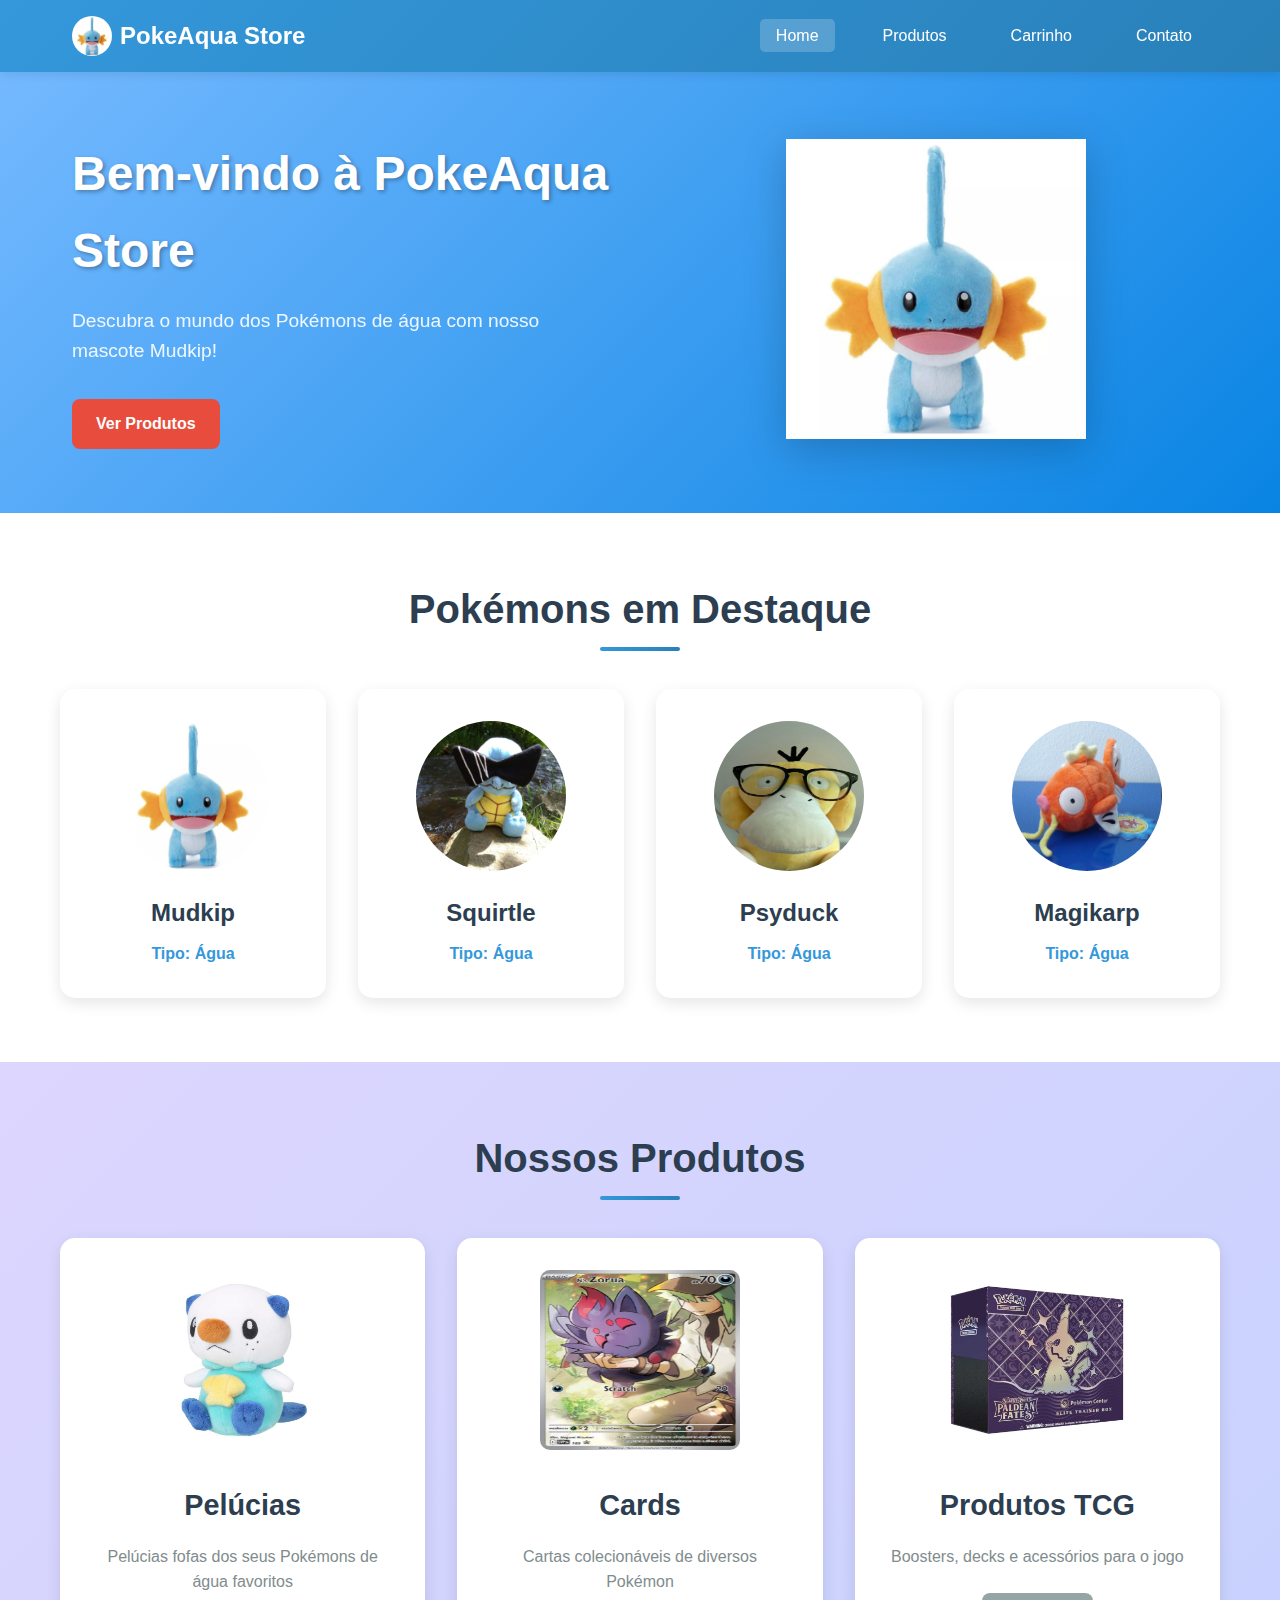
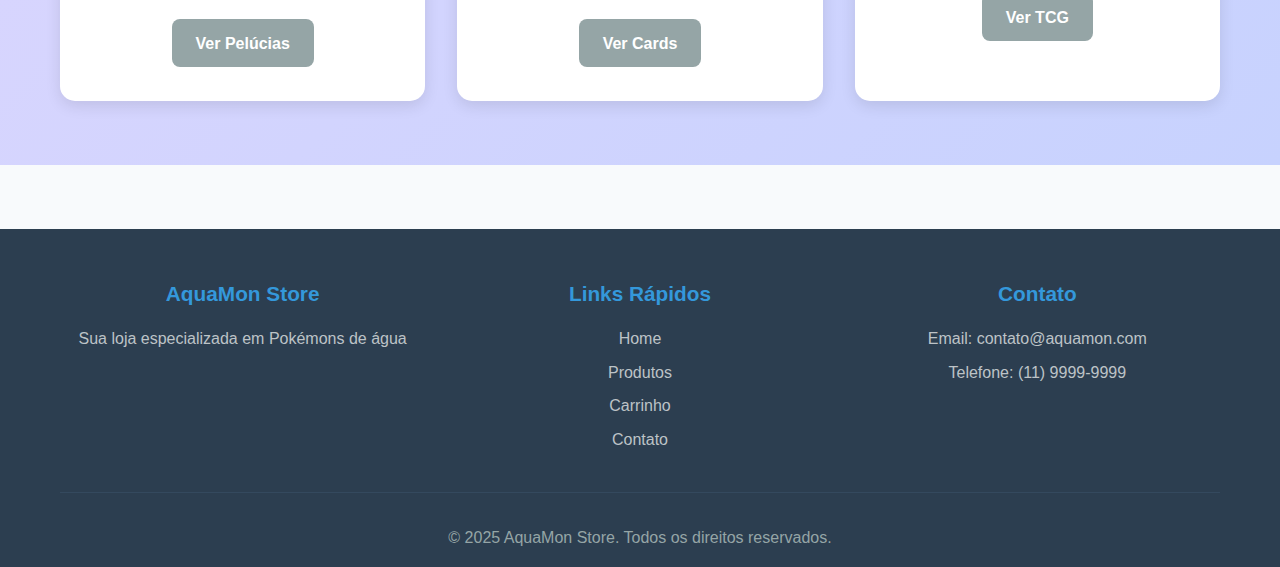
<file: index.html>
<!DOCTYPE html>
<html lang="pt-BR">
<head>
    <meta charset="UTF-8">
    <meta name="viewport" content="width=device-width, initial-scale=1.0">
    <title>PokeAqua Store - Pokémons de Água</title>
    <link rel="stylesheet" href="styles.css">
</head>
<body>
    <header class="header">
        <nav class="nav">
            <div class="nav-brand">
                <img src="img/Mudkip Happy.jpeg" alt="Mudkip Logo" class="logo">
                <span class="brand-name">PokeAqua Store</span>
            </div>
            <ul class="nav-menu">
                <li><a href="index.html" class="nav-link active">Home</a></li>
                <li><a href="produtos.html" class="nav-link">Produtos</a></li>
                <li><a href="carrinho.html" class="nav-link">Carrinho</a></li>
                <li><a href="contato.html" class="nav-link">Contato</a></li>
            </ul>
            <div class="nav-toggle">
                <span></span>
                <span></span>
                <span></span>
            </div>
        </nav>
    </header>

    <main class="main">
        <section class="hero">
            <div class="hero-content">
                <div class="hero-text">
                    <h1 class="hero-title">Bem-vindo à PokeAqua Store</h1>
                    <p class="hero-subtitle">Descubra o mundo dos Pokémons de água com nosso mascote Mudkip!</p>
                    <a href="produtos.html" class="btn btn-primary">Ver Produtos</a>
                </div>
                <div class="hero-image">
                    <img src="img/Mudkip Happy.jpeg" alt="Mudkip Mascote" class="mudkip-hero">
                </div>
            </div>
        </section>

        <section class="featured-pokemon">
            <div class="container">
                <h2 class="section-title">Pokémons em Destaque</h2>
                <div class="pokemon-grid">
                    <div class="pokemon-card">
                        <img src="img/Mudkip Happy.jpeg" alt="Mudkip" class="pokemon-image">
                        <h3 class="pokemon-name">Mudkip</h3>
                        <p class="pokemon-type">Tipo: Água</p>
                    </div>
                    <div class="pokemon-card">
                        <img src="img/squirtle de oculos.jpeg" alt="Squirtle" class="pokemon-image">
                        <h3 class="pokemon-name">Squirtle</h3>
                        <p class="pokemon-type">Tipo: Água</p>
                    </div>
                    <div class="pokemon-card">
                        <img src="/img/nerd psyduck icon.jpeg" alt="Psyduck" class="pokemon-image">
                        <h3 class="pokemon-name">Psyduck</h3>
                        <p class="pokemon-type">Tipo: Água</p>
                    </div>
                    <div class="pokemon-card">
                        <img src="/img/magikarp bobo.jpeg" alt="Magikarp" class="pokemon-image">
                        <h3 class="pokemon-name">Magikarp</h3>
                        <p class="pokemon-type">Tipo: Água</p>
                    </div>
                </div>
            </div>
        </section>

        <section class="products-preview">
            <div class="container">
                <h2 class="section-title">Nossos Produtos</h2>
                <div class="products-grid">
                    <div class="product-category">
                        <img src="/img/OSHAWOTT PLUSHIE__!__!_!_!__.jpeg" alt="Pelúcias" class="category-image">
                        <h3 class="category-title">Pelúcias</h3>
                        <p class="category-description">Pelúcias fofas dos seus Pokémons de água favoritos</p>
                        <a href="produtos.html#pelucias" class="btn btn-secondary">Ver Pelúcias</a>
                    </div>
                    <div class="product-category">
                        <img src="/img/Zorua N.jpeg" alt="Cards" class="category-image">
                        <h3 class="category-title">Cards</h3>
                        <p class="category-description">Cartas colecionáveis de diversos Pokémon</p>
                        <a href="produtos.html#cards" class="btn btn-secondary">Ver Cards</a>
                    </div>
                    <div class="product-category">
                        <img src="/img/elite trainer.jpeg" alt="TCG" class="category-image">
                        <h3 class="category-title">Produtos TCG</h3>
                        <p class="category-description">Boosters, decks e acessórios para o jogo</p>
                        <a href="produtos.html#tcg" class="btn btn-secondary">Ver TCG</a>
                    </div>
                </div>
            </div>
        </section>
    </main>

    <footer class="footer">
        <div class="container">
            <div class="footer-content">
                <div class="footer-section">
                    <h4 class="footer-title">AquaMon Store</h4>
                    <p class="footer-text">Sua loja especializada em Pokémons de água</p>
                </div>
                <div class="footer-section">
                    <h4 class="footer-title">Links Rápidos</h4>
                    <ul class="footer-links">
                        <li><a href="index.html">Home</a></li>
                        <li><a href="produtos.html">Produtos</a></li>
                        <li><a href="carrinho.html">Carrinho</a></li>
                        <li><a href="contato.html">Contato</a></li>
                    </ul>
                </div>
                <div class="footer-section">
                    <h4 class="footer-title">Contato</h4>
                    <p class="footer-text">Email: contato@aquamon.com</p>
                    <p class="footer-text">Telefone: (11) 9999-9999</p>
                </div>
            </div>
            <div class="footer-bottom">
                <p>&copy; 2025 AquaMon Store. Todos os direitos reservados.</p>
            </div>
        </div>
    </footer>
</body>
</html>
</file>
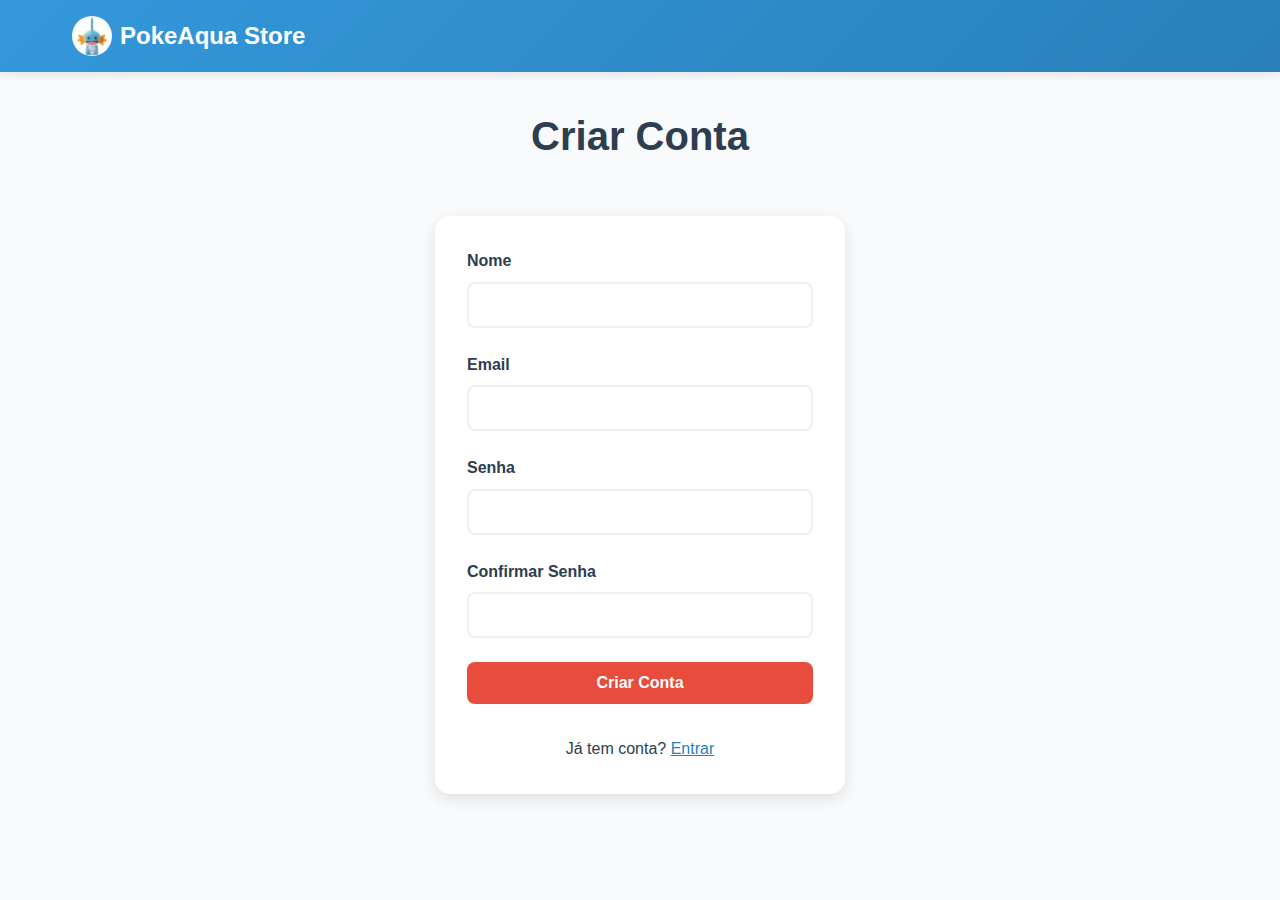
<file: cadastro.html>
<!DOCTYPE html>
<html lang="pt-BR">
<head>
    <meta charset="UTF-8">
    <meta name="viewport" content="width=device-width, initial-scale=1.0">
    <title>Criar Conta - PokeAqua Store</title>
    <link rel="stylesheet" href="styles.css">
</head>
<body>
    <header class="header">
        <nav class="nav">
            <div class="nav-brand">
                <img src="img/Mudkip Happy.jpeg" class="logo">
                <span class="brand-name">PokeAqua Store</span>
            </div>
        </nav>
    </header>

    <main class="main">
        <div class="container" style="max-width: 450px;">
            <h1 class="page-title">Criar Conta</h1>

            <div class="contact-form-container">
                <form id="cadastroForm" class="contact-form">
                    <div class="form-group">
                        <label class="form-label">Nome</label>
                        <input type="text" id="cadNome" class="form-input" required>
                    </div>

                    <div class="form-group">
                        <label class="form-label">Email</label>
                        <input type="email" id="cadEmail" class="form-input" required>
                    </div>

                    <div class="form-group">
                        <label class="form-label">Senha</label>
                        <input type="password" id="cadSenha" class="form-input" required>
                    </div>

                    <div class="form-group">
                        <label class="form-label">Confirmar Senha</label>
                        <input type="password" id="cadSenha2" class="form-input" required>
                    </div>

                    <button class="btn btn-primary btn-full">Criar Conta</button>

                    <p style="text-align:center; margin-top:1rem;">
                        Já tem conta?
                        <a href="login.html" style="color:#2980b9;">Entrar</a>
                    </p>
                </form>
            </div>
        </div>
    </main>
</body>
<script src="auth.js"></script>
</html>
</file>
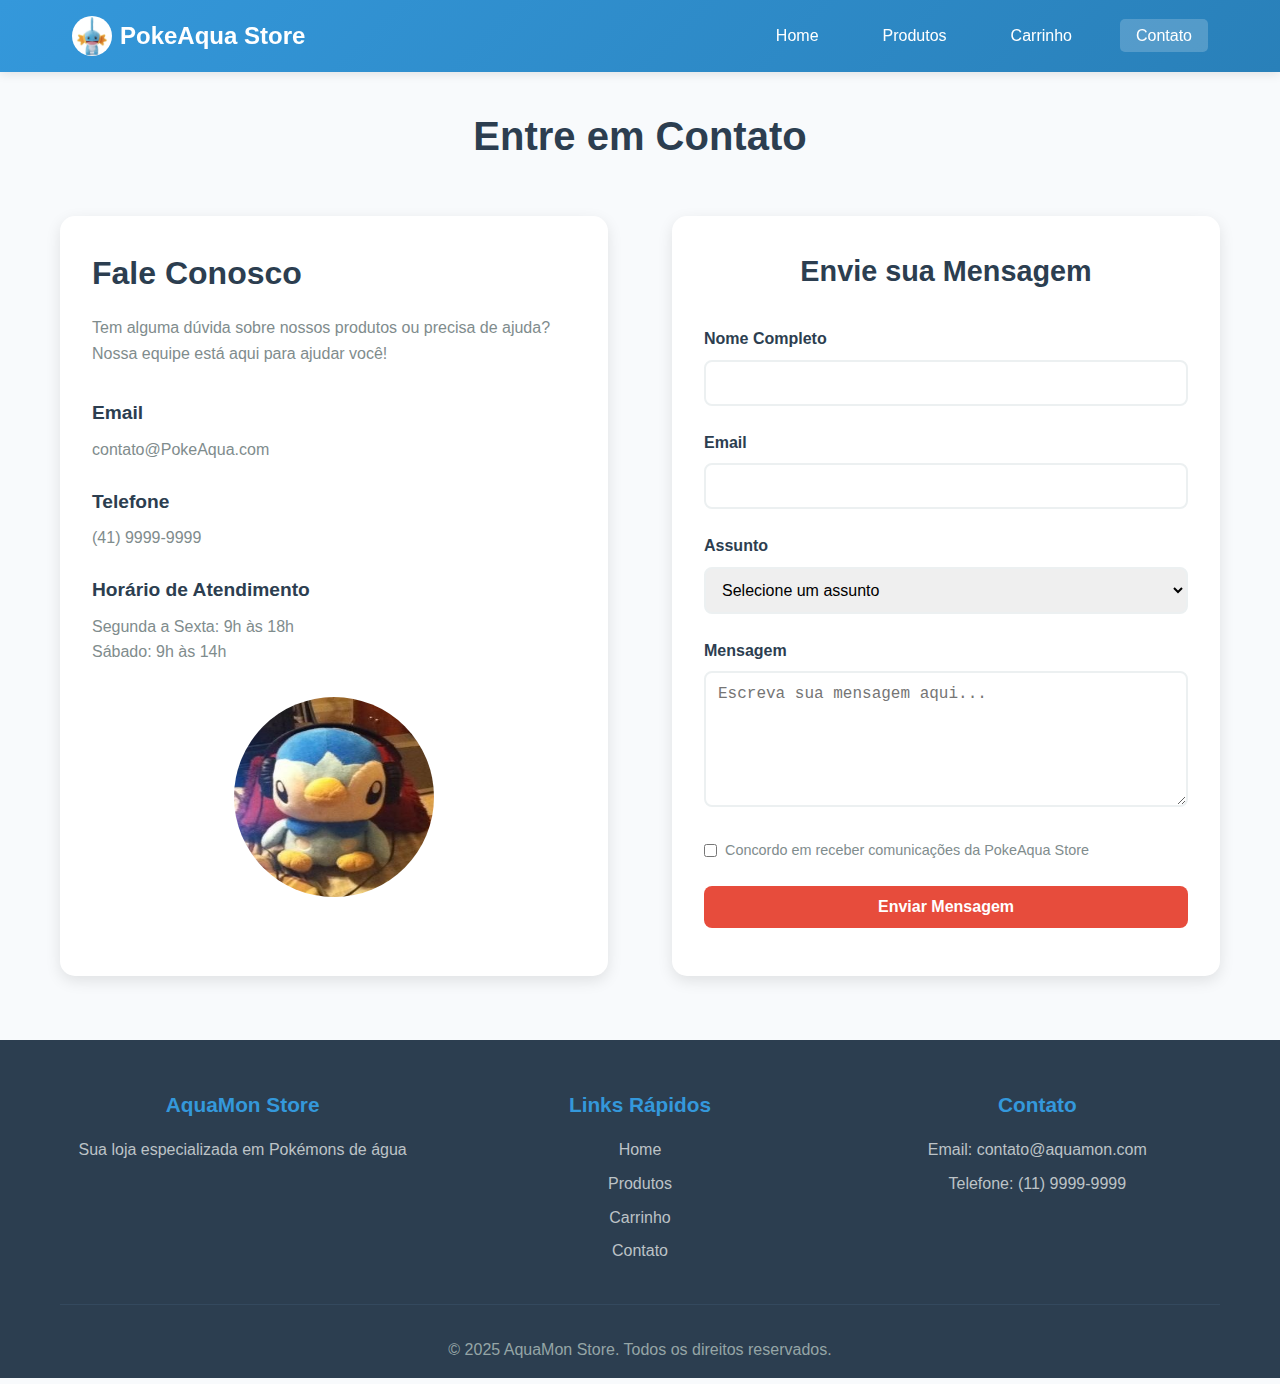
<file: contato.html>
<!DOCTYPE html>
<html lang="pt-BR">
<head>
    <meta charset="UTF-8">
    <meta name="viewport" content="width=device-width, initial-scale=1.0">
    <title>Contato - PokeAqua Store</title>
    <link rel="stylesheet" href="styles.css">
</head>
<body>
    <header class="header">
        <nav class="nav">
            <div class="nav-brand">
                <img src="/img/Mudkip Happy.jpeg" alt="Mudkip Logo" class="logo">
                <span class="brand-name">PokeAqua Store</span>
            </div>
            <ul class="nav-menu">
                <li><a href="index.html" class="nav-link">Home</a></li>
                <li><a href="produtos.html" class="nav-link">Produtos</a></li>
                <li><a href="carrinho.html" class="nav-link">Carrinho</a></li>
                <li><a href="contato.html" class="nav-link active">Contato</a></li>
            </ul>
            <div class="nav-toggle">
                <span></span>
                <span></span>
                <span></span>
            </div>
        </nav>
    </header>

    <main class="main">
        <div class="container">
            <h1 class="page-title">Entre em Contato</h1>
            
            <div class="contact-content">
                <div class="contact-info">
                    <h2 class="contact-title">Fale Conosco</h2>
                    <p class="contact-description">
                        Tem alguma dúvida sobre nossos produtos ou precisa de ajuda? 
                        Nossa equipe está aqui para ajudar você!
                    </p>
                    
                    <div class="contact-details">
                        <div class="contact-item">
                            <h3 class="contact-item-title">Email</h3>
                            <p class="contact-item-text">contato@PokeAqua.com</p>
                        </div>
                        <div class="contact-item">
                            <h3 class="contact-item-title">Telefone</h3>
                            <p class="contact-item-text">(41) 9999-9999</p>
                        </div>
                        <div class="contact-item">
                            <h3 class="contact-item-title">Horário de Atendimento</h3>
                            <p class="contact-item-text">Segunda a Sexta: 9h às 18h</p>
                            <p class="contact-item-text">Sábado: 9h às 14h</p>
                        </div>
                    </div>

                    <div class="contact-mascot">
                        <img src="/img/log in or sign up.jpeg" alt="Mudkip Atendimento" class="mascot-image">
                    </div>
                </div>

                <div class="contact-form-container">
                    <form class="contact-form">
                        <h2 class="form-title">Envie sua Mensagem</h2>
                        
                        <div class="form-group">
                            <label for="nome" class="form-label">Nome Completo</label>
                            <input type="text" id="nome" name="nome" class="form-input" required>
                        </div>

                        <div class="form-group">
                            <label for="email" class="form-label">Email</label>
                            <input type="email" id="email" name="email" class="form-input" required>
                        </div>

                        <div class="form-group">
                            <label for="assunto" class="form-label">Assunto</label>
                            <select id="assunto" name="assunto" class="form-select" required>
                                <option value="">Selecione um assunto</option>
                                <option value="duvida-produto">Dúvida sobre produto</option>
                                <option value="problema-pedido">Problema com pedido</option>
                                <option value="sugestao">Sugestão</option>
                                <option value="reclamacao">Reclamação</option>
                                <option value="outros">Outros</option>
                            </select>
                        </div>

                        <div class="form-group">
                            <label for="mensagem" class="form-label">Mensagem</label>
                            <textarea id="mensagem" name="mensagem" class="form-textarea" rows="6" placeholder="Escreva sua mensagem aqui..." required></textarea>
                        </div>

                        <div class="form-group">
                            <label class="checkbox-label">
                                <input type="checkbox" class="form-checkbox" required>
                                <span class="checkbox-text">Concordo em receber comunicações da PokeAqua Store</span>
                            </label>
                        </div>

                        <button type="submit" class="btn btn-primary btn-full">Enviar Mensagem</button>
                    </form>
                </div>
            </div>
        </div>
    </main>

    <footer class="footer">
        <div class="container">
            <div class="footer-content">
                <div class="footer-section">
                    <h4 class="footer-title">AquaMon Store</h4>
                    <p class="footer-text">Sua loja especializada em Pokémons de água</p>
                </div>
                <div class="footer-section">
                    <h4 class="footer-title">Links Rápidos</h4>
                    <ul class="footer-links">
                        <li><a href="index.html">Home</a></li>
                        <li><a href="produtos.html">Produtos</a></li>
                        <li><a href="carrinho.html">Carrinho</a></li>
                        <li><a href="contato.html">Contato</a></li>
                    </ul>
                </div>
                <div class="footer-section">
                    <h4 class="footer-title">Contato</h4>
                    <p class="footer-text">Email: contato@aquamon.com</p>
                    <p class="footer-text">Telefone: (11) 9999-9999</p>
                </div>
            </div>
            <div class="footer-bottom">
                <p>&copy; 2025 AquaMon Store. Todos os direitos reservados.</p>
            </div>
        </div>
    </footer>
</body>
</html>
</file>
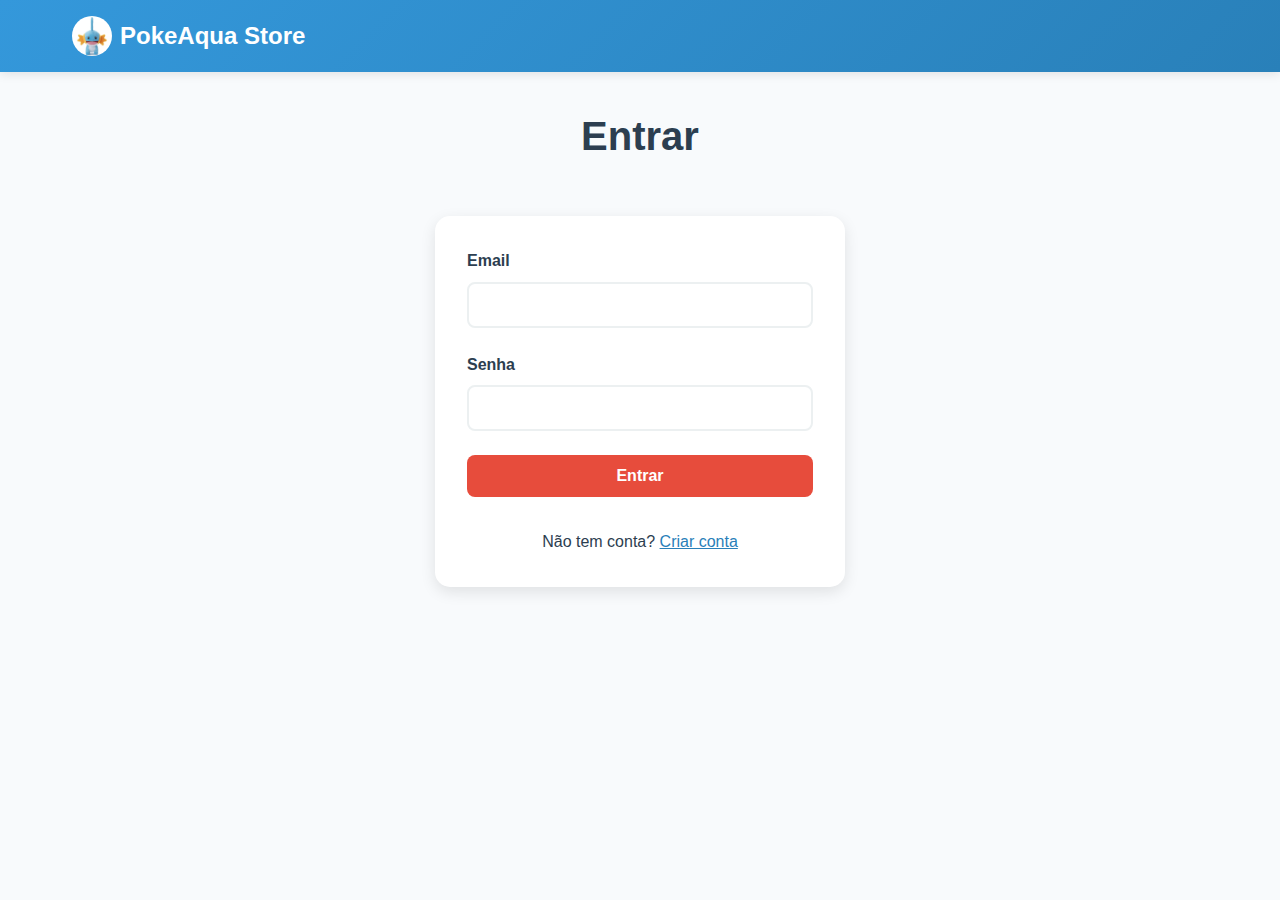
<file: login.html>
<!DOCTYPE html>
<html lang="pt-BR">
<head>
    <meta charset="UTF-8">
    <meta name="viewport" content="width=device-width, initial-scale=1.0">
    <title>Login - PokeAqua Store</title>
    <link rel="stylesheet" href="styles.css">
</head>
<body>
    <header class="header">
        <nav class="nav">
            <div class="nav-brand">
                <img src="img/Mudkip Happy.jpeg" class="logo">
                <span class="brand-name">PokeAqua Store</span>
            </div>
        </nav>
    </header>

    <main class="main">
        <div class="container" style="max-width: 450px;">
            <h1 class="page-title">Entrar</h1>

            <div class="contact-form-container">
                <form id="loginForm" class="contact-form">
                    <div class="form-group">
                        <label class="form-label">Email</label>
                        <input type="email" id="loginEmail" class="form-input" required>
                    </div>

                    <div class="form-group">
                        <label class="form-label">Senha</label>
                        <input type="password" id="loginSenha" class="form-input" required>
                    </div>

                    <button class="btn btn-primary btn-full">Entrar</button>

                    <p style="text-align:center; margin-top:1rem;">
                        Não tem conta?
                        <a href="cadastro.html" style="color:#2980b9;">Criar conta</a>
                    </p>
                </form>
            </div>
        </div>
    </main>
</body>
<script src="auth.js"></script>
</html>
</file>
<file: styles.css>
/* Reset e configurações básicas */
* {
    margin: 0;
    padding: 0;
    box-sizing: border-box;
}

body {
    font-family: 'Segoe UI', Tahoma, Geneva, Verdana, sans-serif;
    line-height: 1.6;
    color: #2c3e50;
    background-color: #f8fafc;
}

/* Container */
.container {
    max-width: 1200px;
    margin: 0 auto;
    padding: 0 20px;
}

/* Header e Navegação */
.header {
    background: linear-gradient(135deg, #3498db, #2980b9);
    box-shadow: 0 2px 10px rgba(0, 0, 0, 0.1);
    position: sticky;
    top: 0;
    z-index: 1000;
}

.nav {
    display: flex;
    justify-content: space-between;
    align-items: center;
    padding: 1rem 2rem;
    max-width: 1200px;
    margin: 0 auto;
}

.nav-brand {
    display: flex;
    align-items: center;
    gap: 0.5rem;
}

.logo {
    width: 40px;
    height: 40px;
    border-radius: 50%;
}

.brand-name {
    font-size: 1.5rem;
    font-weight: bold;
    color: white;
}

.nav-menu {
    display: flex;
    list-style: none;
    gap: 2rem;
}

.nav-link {
    color: white;
    text-decoration: none;
    font-weight: 500;
    padding: 0.5rem 1rem;
    border-radius: 5px;
    transition: background-color 0.3s ease;
}

.nav-link:hover,
.nav-link.active {
    background-color: rgba(255, 255, 255, 0.2);
}

.nav-toggle {
    display: none;
    flex-direction: column;
    cursor: pointer;
}

.nav-toggle span {
    width: 25px;
    height: 3px;
    background-color: white;
    margin: 3px 0;
    transition: 0.3s;
}

/* Main Content */
.main {
    min-height: calc(100vh - 200px);
}

/* Hero Section */
.hero {
    background: linear-gradient(135deg, #74b9ff, #0984e3);
    color: white;
    padding: 4rem 0;
}

.hero-content {
    display: flex;
    align-items: center;
    justify-content: space-between;
    max-width: 1200px;
    margin: 0 auto;
    padding: 0 2rem;
    gap: 3rem;
}

.hero-text {
    flex: 1;
}

.hero-title {
    font-size: 3rem;
    font-weight: bold;
    margin-bottom: 1rem;
    text-shadow: 2px 2px 4px rgba(0, 0, 0, 0.3);
}

.hero-subtitle {
    font-size: 1.2rem;
    margin-bottom: 2rem;
    opacity: 0.9;
}

.hero-image {
    flex: 1;
    text-align: center;
}

.mudkip-hero {
    max-width: 300px;
    width: 100%;
    height: auto;
    filter: drop-shadow(0 10px 20px rgba(0, 0, 0, 0.2));
}

/* Botões */
.btn {
    display: inline-block;
    padding: 0.75rem 1.5rem;
    border: none;
    border-radius: 8px;
    text-decoration: none;
    font-weight: 600;
    text-align: center;
    cursor: pointer;
    transition: all 0.3s ease;
    font-size: 1rem;
}

.btn-primary {
    background-color: #e74c3c;
    color: white;
}

.btn-primary:hover {
    background-color: #c0392b;
    transform: translateY(-2px);
}

.btn-secondary {
    background-color: #95a5a6;
    color: white;
    height: 12%;
}

.btn-secondary:hover {
    background-color: #7f8c8d;
    transform: translateY(-3px);
}

.btn-full {
    width: 100%;
    margin-bottom: 1rem;
}

.btn-add{
    color: white;
    background-color: #c0392b;
    height: 12%;
     display: inline-block;
    padding: 0.75rem 1.5rem;
    border: none;
    border-radius: 8px;
    text-decoration: none;
    font-weight: 600;
    text-align: center;
    cursor: pointer;
    transition: all 0.3s ease;
    font-size: 1rem;
}

/* Seções */
.section-title {
    font-size: 2.5rem;
    text-align: center;
    margin-bottom: 3rem;
    color: #2c3e50;
    position: relative;
}

.section-title::after {
    content: '';
    position: absolute;
    bottom: -10px;
    left: 50%;
    transform: translateX(-50%);
    width: 80px;
    height: 4px;
    background: linear-gradient(135deg, #3498db, #2980b9);
    border-radius: 2px;
}

.page-title {
    font-size: 2.5rem;
    text-align: center;
    margin: 2rem 0 3rem 0;
    color: #2c3e50;
}

/* Featured Pokemon */
.featured-pokemon {
    padding: 4rem 0;
    background-color: white;
}

.pokemon-grid {
    display: grid;
    grid-template-columns: repeat(auto-fit, minmax(250px, 1fr));
    gap: 2rem;
}

.pokemon-card {
    background: white;
    border-radius: 15px;
    padding: 2rem;
    text-align: center;
    box-shadow: 0 5px 15px rgba(0, 0, 0, 0.1);
    transition: transform 0.3s ease, box-shadow 0.3s ease;
}

.pokemon-card:hover {
    transform: translateY(-5px);
    box-shadow: 0 10px 25px rgba(0, 0, 0, 0.15);
}

.pokemon-image {
    width: 150px;
    height: 150px;
    border-radius: 50%;
    margin-bottom: 1rem;
}

.pokemon-name {
    font-size: 1.5rem;
    color: #2c3e50;
    margin-bottom: 0.5rem;
}

.pokemon-type {
    color: #3498db;
    font-weight: 600;
}

/* Products Preview */
.products-preview {
    padding: 4rem 0;
    background: linear-gradient(135deg, #ddd6fe, #c7d2fe);
}

.products-grid {
    display: grid;
    grid-template-columns: repeat(auto-fit, minmax(300px, 1fr));
    gap: 2rem;
}

.product-category {
    background: white;
    border-radius: 15px;
    padding: 2rem;
    text-align: center;
    box-shadow: 0 5px 15px rgba(0, 0, 0, 0.1);
    transition: transform 0.3s ease;
}

.product-category:hover {
    transform: translateY(-5px);
}

.category-image {
    width: 200px;
    height: 180px;
    border-radius: 10px;
    margin-bottom: 1.5rem;
}

.category-title {
    font-size: 1.8rem;
    color: #2c3e50;
    margin-bottom: 1rem;
}

.category-description {
    color: #7f8c8d;
    margin-bottom: 1.5rem;
}

/* Product Section */
.product-section {
    margin-bottom: 4rem;
    padding: 2rem 0;
}

.product-card {
    background: white;
    border-radius: 15px;
    overflow: hidden;
    box-shadow: 0 5px 15px rgba(0, 0, 0, 0.1);
    transition: transform 0.3s ease, box-shadow 0.3s ease;
}

.product-card:hover {
    transform: translateY(-5px);
    box-shadow: 0 10px 25px rgba(0, 0, 0, 0.15);
}

.product-image {
    width: 100%;
    height: 360px;
    object-fit: cover;
    
}

.Tcg-image{
    width: 100%;
    height: 480px;
    object-fit: cover;
    
}

.product-info {
    padding: 1.5rem;
}

.product-name {
    font-size: 1.3rem;
    color: #2c3e50;
    margin-bottom: 0.5rem;
}

.product-description {
    color: #7f8c8d;
    margin-bottom: 1rem;
    line-height: 1.5;
}

.product-price {
    font-size: 1.5rem;
    font-weight: bold;
    color: #e74c3c;
    margin-bottom: 1rem;
}

/* Cart Styles */
.cart-content {
    display: grid;
    grid-template-columns: 2fr 1fr;
    gap: 3rem;
    margin-top: 2rem;
}

.cart-items {
    background: white;
    border-radius: 15px;
    padding: 2rem;
    box-shadow: 0 5px 15px rgba(0, 0, 0, 0.1);
}

.cart-item {
    display: flex;
    align-items: center;
    gap: 1.5rem;
    padding: 1.5rem 0;
    border-bottom: 1px solid #ecf0f1;
}

.cart-item:last-child {
    border-bottom: none;
}

.cart-item-image {
    width: 100px;
    height: 100px;
    border-radius: 10px;
    object-fit: cover;
}

.cart-item-details {
    flex: 1;
}

.cart-item-name {
    font-size: 1.2rem;
    color: #2c3e50;
    margin-bottom: 0.5rem;
}

.cart-item-description {
    color: #7f8c8d;
    margin-bottom: 1rem;
}

.cart-item-controls {
    display: flex;
    align-items: center;
    gap: 1rem;
}

.quantity-controls {
    display: flex;
    align-items: center;
    gap: 0.5rem;
}

.quantity-btn {
    width: 30px;
    height: 30px;
    border: 1px solid #bdc3c7;
    background: white;
    border-radius: 5px;
    cursor: pointer;
    display: flex;
    align-items: center;
    justify-content: center;
}

.quantity-btn:hover {
    background-color: #ecf0f1;
}

.quantity {
    font-weight: 600;
    min-width: 30px;
    text-align: center;
}

.remove-btn {
    background: none;
    border: none;
    color: #e74c3c;
    cursor: pointer;
    font-weight: 600;
}

.remove-btn:hover {
    text-decoration: underline;
}

.cart-item-price {
    font-size: 1.3rem;
    font-weight: bold;
    color: #2c3e50;
}

.cart-summary {
    position: sticky;
    top: 100px;
    height: fit-content;
}

.summary-card {
    background: white;
    border-radius: 15px;
    padding: 2rem;
    box-shadow: 0 5px 15px rgba(0, 0, 0, 0.1);
}

.summary-title {
    font-size: 1.5rem;
    color: #2c3e50;
    margin-bottom: 1.5rem;
    text-align: center;
}

.summary-line {
    display: flex;
    justify-content: space-between;
    margin-bottom: 1rem;
    padding-bottom: 0.5rem;
}

.summary-line.total {
    border-top: 2px solid #ecf0f1;
    padding-top: 1rem;
    font-weight: bold;
    font-size: 1.2rem;
    color: #2c3e50;
}

.empty-cart {
    text-align: center;
    padding: 4rem 2rem;
}

.empty-cart-image {
    width: 200px;
    height: 200px;
    margin-bottom: 2rem;
}

.empty-cart-title {
    font-size: 2rem;
    color: #2c3e50;
    margin-bottom: 1rem;
}

.empty-cart-text {
    color: #7f8c8d;
    margin-bottom: 2rem;
}

/* Contact Styles */
.contact-content {
    display: grid;
    grid-template-columns: 1fr 1fr;
    gap: 4rem;
    margin-top: 2rem;
}

.contact-info {
    background: white;
    border-radius: 15px;
    padding: 2rem;
    box-shadow: 0 5px 15px rgba(0, 0, 0, 0.1);
}

.contact-title {
    font-size: 2rem;
    color: #2c3e50;
    margin-bottom: 1rem;
}

.contact-description {
    color: #7f8c8d;
    margin-bottom: 2rem;
    line-height: 1.6;
}

.contact-details {
    margin-bottom: 2rem;
}

.contact-item {
    margin-bottom: 1.5rem;
}

.contact-item-title {
    font-size: 1.2rem;
    color: #2c3e50;
    margin-bottom: 0.5rem;
}

.contact-item-text {
    color: #7f8c8d;
}

.contact-mascot {
    text-align: center;
}

.mascot-image {
    width: 200px;
    height: 200px;
    border-radius: 50%;
}

.contact-form-container {
    background: white;
    border-radius: 15px;
    padding: 2rem;
    box-shadow: 0 5px 15px rgba(0, 0, 0, 0.1);
}

.form-title {
    font-size: 1.8rem;
    color: #2c3e50;
    margin-bottom: 2rem;
    text-align: center;
}

.form-group {
    margin-bottom: 1.5rem;
}

.form-label {
    display: block;
    margin-bottom: 0.5rem;
    color: #2c3e50;
    font-weight: 600;
}

.form-input,
.form-select,
.form-textarea {
    width: 100%;
    padding: 0.75rem;
    border: 2px solid #ecf0f1;
    border-radius: 8px;
    font-size: 1rem;
    transition: border-color 0.3s ease;
}

.form-input:focus,
.form-select:focus,
.form-textarea:focus {
    outline: none;
    border-color: #3498db;
}

.form-textarea {
    resize: vertical;
    min-height: 120px;
}

.checkbox-label {
    display: flex;
    align-items: center;
    gap: 0.5rem;
    cursor: pointer;
}

.form-checkbox {
    width: auto;
}

.checkbox-text {
    color: #7f8c8d;
    font-size: 0.9rem;
}

/* Footer */
.footer {
    background-color: #2c3e50;
    color: white;
    padding: 3rem 0 1rem 0;
    margin-top: 4rem;
}

.footer-content {
    display: grid;
    grid-template-columns: repeat(auto-fit, minmax(250px, 1fr));
    gap: 2rem;
    margin-bottom: 2rem;
}

.footer-section {
    text-align: center;
}

.footer-title {
    font-size: 1.3rem;
    margin-bottom: 1rem;
    color: #3498db;
}

.footer-text {
    color: #bdc3c7;
    margin-bottom: 0.5rem;
}

.footer-links {
    list-style: none;
}

.footer-links li {
    margin-bottom: 0.5rem;
}

.footer-links a {
    color: #bdc3c7;
    text-decoration: none;
    transition: color 0.3s ease;
}

.footer-links a:hover {
    color: #3498db;
}

.footer-bottom {
    text-align: center;
    padding-top: 2rem;
    border-top: 1px solid #34495e;
    color: #95a5a6;
}

/* Responsividade */
@media (max-width: 768px) {
    .nav-menu {
        display: none;
    }
    
    .nav-toggle {
        display: flex;
    }
    
    .hero-content {
        flex-direction: column;
        text-align: center;
    }
    
    .hero-title {
        font-size: 2rem;
    }
    
    .pokemon-grid,
    .products-grid {
        grid-template-columns: 1fr;
    }
    
    .cart-content {
        grid-template-columns: 1fr;
    }
    
    .cart-item {
        flex-direction: column;
        text-align: center;
        gap: 1rem;
    }
    
    .contact-content {
        grid-template-columns: 1fr;
    }
    
    .section-title {
        font-size: 2rem;
    }
    
    .page-title {
        font-size: 2rem;
    }
    
    .container {
        padding: 0 15px;
    }
    
    .nav {
        padding: 1rem;
    }
}

@media (max-width: 480px) {
    .hero-title {
        font-size: 1.5rem;
    }
    
    .hero-subtitle {
        font-size: 1rem;
    }
    
    .section-title {
        font-size: 1.5rem;
    }
    
    .page-title {
        font-size: 1.5rem;
    }
    
    .pokemon-card,
    .product-category {
        padding: 1rem;
    }
    
    .cart-items,
    .summary-card,
    .contact-info,
    .contact-form-container {
        padding: 1rem;
    }
}
</file>
